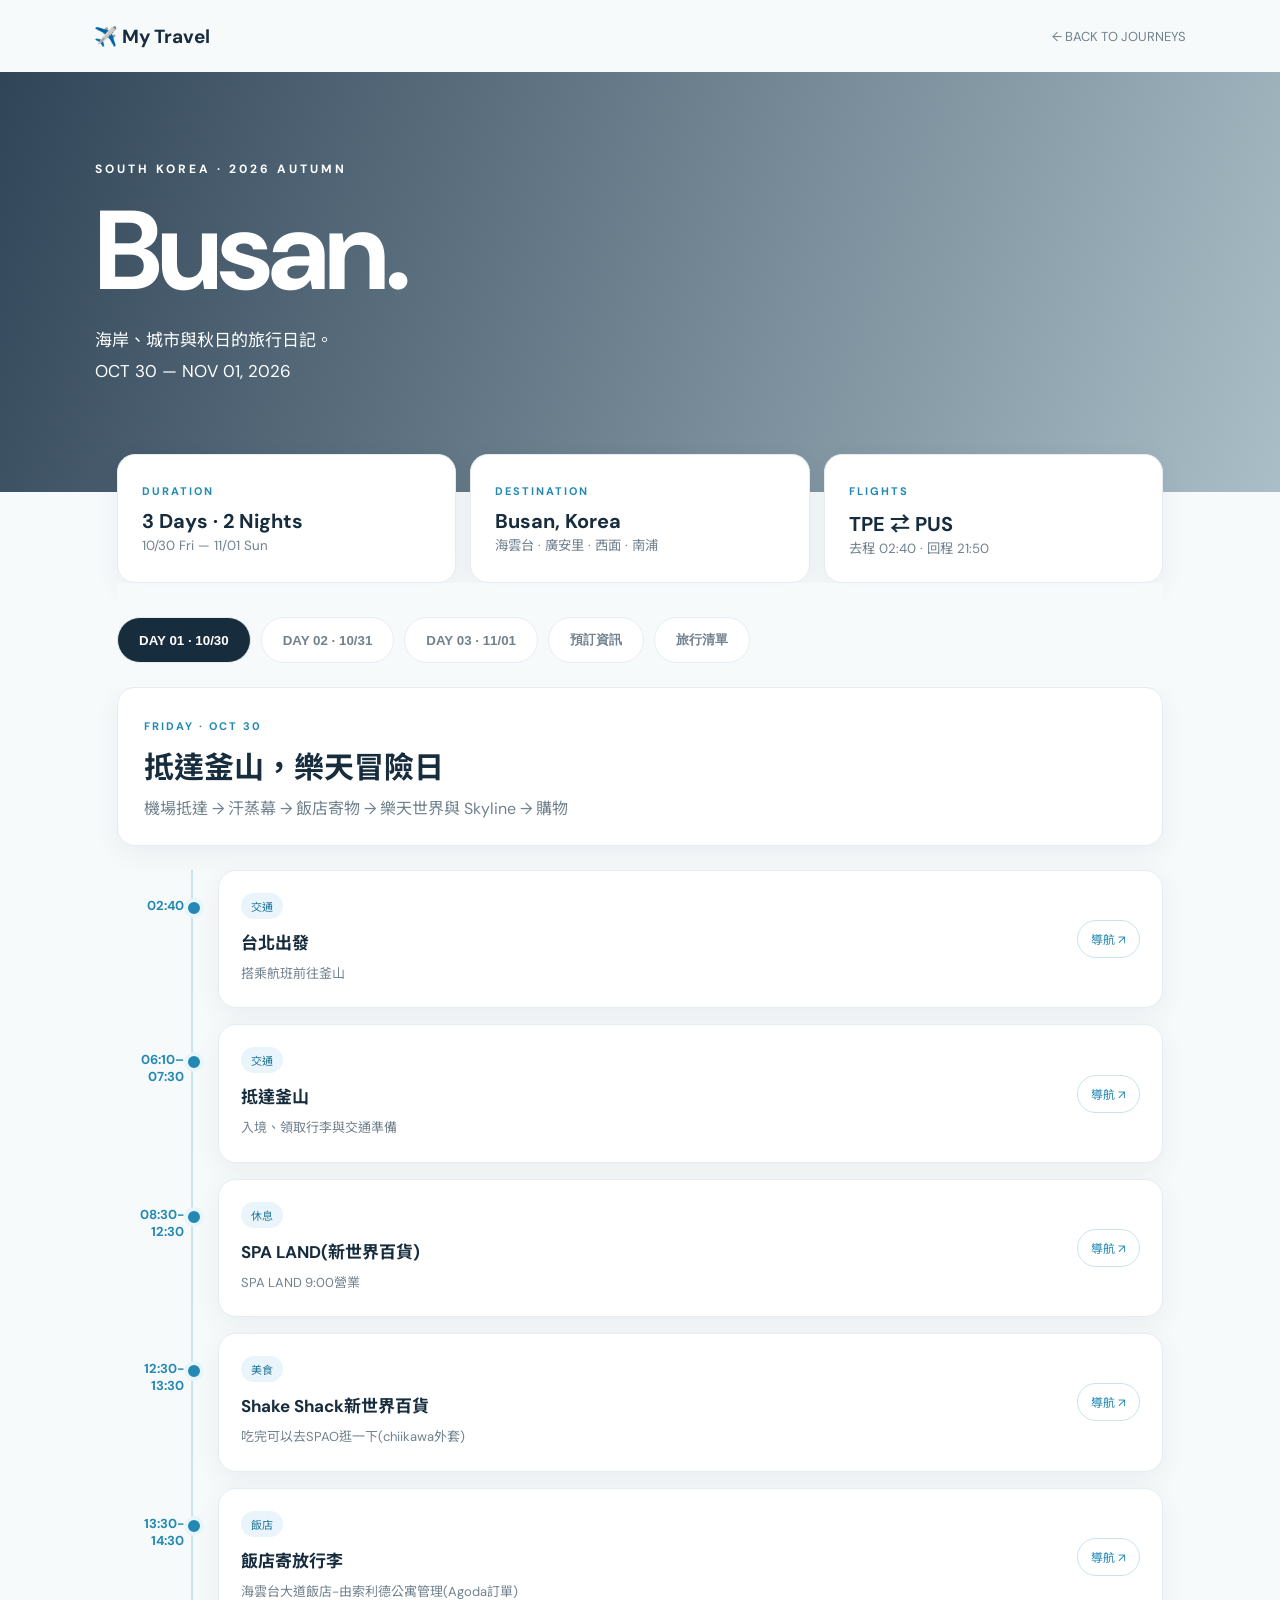
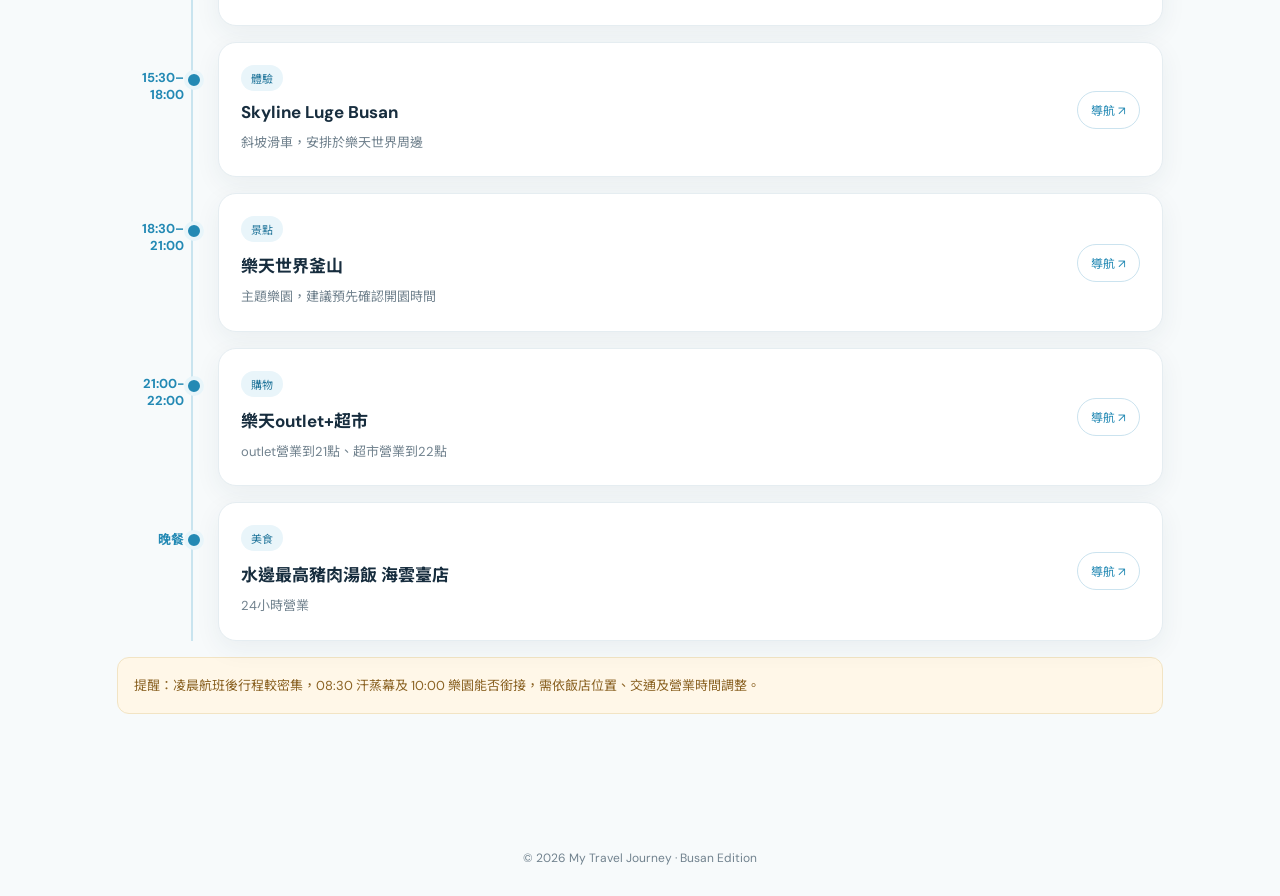
<file: busan/index.html>
<!doctype html>
<html lang="zh-Hant">
<head>
    <meta charset="utf-8">
    <meta name="viewport" content="width=device-width,initial-scale=1">
    <title>Busan 2026 | My Travel Journey</title>
    <link rel="preconnect" href="https://fonts.googleapis.com">
    <link rel="preconnect" href="https://fonts.gstatic.com" crossorigin>
    <link href="https://fonts.googleapis.com/css2?family=DM+Sans:wght@400;500;600;700&family=Noto+Sans+TC:wght@400;500;600;700&display=swap" rel="stylesheet">
    <style>
    :root{--ink:#172d3e;--muted:#71828e;--blue:#2389b4;--pale:#e9f5fa;--line:#e5edf1}*{box-sizing:border-box}body{margin:0;background:#f7fafb;color:var(--ink);font-family:'DM Sans','Noto Sans TC',sans-serif}a{color:inherit;text-decoration:none}.nav{height:72px;display:flex;align-items:center;justify-content:space-between;max-width:1140px;padding:0 24px;margin:auto}.brand{font-weight:700;font-size:19px}.nav a:last-child{font-size:13px;color:var(--muted)}.hero{position:relative;min-height:420px;background:linear-gradient(110deg,rgba(10,34,56,.84),rgba(9,64,91,.32)),url('https://images.unsplash.com/photo-1534274988757-a28bf1a57c17?w=1600&q=85') center/cover;display:flex;align-items:center;color:white}.hero-inner{width:min(1090px,calc(100% - 44px));margin:auto}.eyebrow{font-size:12px;letter-spacing:3px;font-weight:700}.hero h1{font-size:clamp(56px,9vw,112px);letter-spacing:-4px;line-height:1;margin:18px 0}.hero p{font-size:17px;line-height:1.8}.wrap{max-width:1090px;margin:auto;padding:38px 22px 90px}.summary{display:grid;grid-template-columns:repeat(3,1fr);gap:14px;margin-top:-76px;position:relative}.summary article,.panel,.event,.day-head{background:#fff;border:1px solid var(--line);border-radius:18px;box-shadow:0 8px 26px #193f5710}.summary article{padding:24px}.kicker{font-size:11px;letter-spacing:2px;font-weight:700;color:var(--blue)}.summary strong{display:block;font-size:20px;margin-top:8px}.summary small{color:var(--muted)}.tabs{display:flex;gap:10px;overflow:auto;padding:34px 0 24px;position:sticky;top:0;background:#f7fafbea;backdrop-filter:blur(12px);z-index:3}.tab{border:1px solid var(--line);border-radius:30px;background:#fff;padding:13px 21px;cursor:pointer;white-space:nowrap;color:var(--muted);font-weight:700}.tab.active{background:var(--ink);color:#fff}.section{display:none}.section.active{display:block}.day-head{padding:26px;margin-bottom:24px}.day-head h2{margin:8px 0;font-size:30px}.day-head p{color:var(--muted);margin:0}.timeline{border-left:2px solid #c9e4ef;margin-left:74px;padding-left:25px}.event{position:relative;margin-bottom:16px;padding:22px;display:grid;grid-template-columns:1fr auto;gap:12px}.event:before{content:'';position:absolute;width:12px;height:12px;background:var(--blue);border:4px solid #e8f5fa;border-radius:50%;left:-35px;top:27px}.time{position:absolute;left:-101px;top:26px;width:66px;text-align:right;font-size:13px;font-weight:700;color:var(--blue)}.event h3{font-size:17px;margin:0 0 8px}.event p{font-size:13px;color:var(--muted);line-height:1.8;margin:0}.tag{display:inline-block;background:var(--pale);color:#24779c;border-radius:20px;font-size:11px;padding:5px 10px;margin-bottom:10px}.map{align-self:center;border:1px solid #cbe3ef;border-radius:20px;color:var(--blue);font-size:12px;padding:9px 13px;white-space:nowrap}.panel{padding:26px;margin-bottom:18px}.panel h2{margin:0 0 18px}.check{display:flex;gap:12px;align-items:center;padding:13px 0;border-bottom:1px solid var(--line)}.check:last-child{border:0}.check input{accent-color:var(--blue);width:18px;height:18px}.check input:checked+span{text-decoration:line-through;color:#9ca9b0}.note{background:#fff7e8;border:1px solid #f2e4c4;border-radius:12px;padding:16px;color:#8b6324;font-size:13px;line-height:1.8;margin:16px 0}.foot{text-align:center;color:var(--muted);padding:30px;font-size:12px}@media(max-width:650px){.hero{min-height:360px}.hero h1{letter-spacing:-2px}.summary{grid-template-columns:1fr;margin-top:-44px;gap:9px}.summary article{padding:16px}.tabs{padding-top:24px}.day-head{padding:20px}.timeline{margin-left:59px;padding-left:17px}.time{left:-83px;width:53px;font-size:11px}.event{padding:17px;grid-template-columns:1fr}.event:before{left:-27px}.map{justify-self:start}}
    </style>
</head>
<body>
    <header class="nav">
        <a class="brand" href="../">✈️ My Travel</a>
        <a href="../">← BACK TO JOURNEYS</a>
    </header>
    <section class="hero">
        <div class="hero-inner">
            <div class="eyebrow">SOUTH KOREA · 2026 AUTUMN</div>
            <h1>Busan.</h1>
            <p>海岸、城市與秋日的旅行日記。<br>OCT 30 — NOV 01, 2026</p>
        </div>
    </section>
    <main class="wrap">
    <div class="summary">
        <article>
            <span class="kicker">DURATION</span>
            <strong>3 Days · 2 Nights</strong>
            <small>10/30 Fri — 11/01 Sun</small>
        </article>
        <article>
            <span class="kicker">DESTINATION</span>
            <strong>Busan, Korea</strong>
            <small>海雲台 · 廣安里 · 西面 · 南浦</small>
        </article>
        <article>
            <span class="kicker">FLIGHTS</span>
            <strong>TPE ⇄ PUS</strong>
            <small>去程 02:40 · 回程 21:50</small>
        </article>
    </div>
    <div class="tabs" role="tablist">
        <button class="tab active" data-tab="d1">DAY 01 · 10/30</button>
        <button class="tab" data-tab="d2">DAY 02 · 10/31</button>
        <button class="tab" data-tab="d3">DAY 03 · 11/01</button>
        <button class="tab" data-tab="booking">預訂資訊</button>
        <button class="tab" data-tab="checklist">旅行清單</button>
    </div>
    <section class="section active" id="d1">
        <div class="day-head">
            <span class="kicker">FRIDAY · OCT 30</span>
            <h2>抵達釜山，樂天冒險日</h2>
            <p>機場抵達 → 汗蒸幕 → 飯店寄物 → 樂天世界與 Skyline → 購物</p>
        </div>
        <div class="timeline" id="events1"></div>
        <div class="note">提醒：凌晨航班後行程較密集，08:30 汗蒸幕及 10:00 樂園能否銜接，需依飯店位置、交通及營業時間調整。</div>
    </section>
    <section class="section" id="d2">
        <div class="day-head">
            <span class="kicker">SATURDAY · OCT 31</span>
            <h2>沿海列車與城市夜景</h2>
            <p>妝髮 → 尾浦 → 青沙浦 → 天空膠囊 → 海雲台日落 → 廣安里</p>
        </div>
        <div class="timeline" id="events2"></div>
        <div class="note">天空膠囊已安排 16:00–16:30 青沙浦 → 尾浦。16:45 會合後前往荒嶺山的時間偏緊，17:20 抵達及 17:30 日落請視當日交通、實際日落時間調整；21:00 無人機表演也請出發前確認官方公告。</div>
    </section>
    <section class="section" id="d3">
        <div class="day-head">
            <span class="kicker">SUNDAY · NOV 01</span>
            <h2>最後的城市散步</h2>
            <p>西面寄物 → 北港 → 白淺灘文化村 → 富平市場 → 機場</p>
        </div>
        <div class="timeline" id="events3"></div>
        <div class="note">21:50 起飛，請預留交通、報到、安檢及退稅時間。18:00 解散後建議直接依機場交通狀況出發；若要辦理市區或機場退稅，提前確認所需文件及櫃檯時間。</div>
    </section>
    <section class="section" id="booking">
        <div class="panel">
            <span class="kicker">TRAVEL DETAILS</span>
            <h2>預訂與交通資訊</h2>
            <div class="check">✈️ 去程：10/30 02:40 台北 → 06:10 釜山</div>
            <div class="check">✈️ 回程：11/01 21:50 釜山 → 台北</div>
            <div class="check">🚡 天空膠囊：10/31 16:00–16:30，青沙浦站 → 尾浦站</div>
            <div class="check">🚆 海岸列車：10/31 尾浦 → 松亭 → 青沙浦（班次待確認）</div>
            <div class="check">🏨 飯店：海雲台大道飯店-由索利德公寓管理(Agoda訂單)</div>
            <div class="check">🎫 樂天世界、Skyline、汗蒸幕、海岸列車(釜山pass)</div>
        </div>
    </section>
    <section class="section" id="checklist">
        <div class="panel">
            <span class="kicker">BEFORE YOU GO</span>
            <h2>旅行清單</h2>
            <div id="checks"></div>
        </div>
    </section>
    </main>
    <footer class="foot">© 2026 My Travel Journey · Busan Edition</footer>
    <script>
    const days=[
        [
            ['02:40','台北出發','搭乘航班前往釜山','交通','桃園國際機場'],
            ['06:10–07:30','抵達釜山','入境、領取行李與交通準備','交通','金海國際機場'],
            ['08:30-12:30','SPA LAND(新世界百貨)','SPA LAND 9:00營業','休息','Spa Land Centum City'],
            ['12:30-13:30','Shake Shack新世界百貨','吃完可以去SPAO逛一下(chiikawa外套)','美食','Shake Shack Centum店'],
            ['13:30-14:30','飯店寄放行李','海雲台大道飯店-由索利德公寓管理(Agoda訂單)','飯店','Raviens haeundae Avenue, Busan'],
            ['15:30–18:00','Skyline Luge Busan','斜坡滑車，安排於樂天世界周邊','體驗','Skyline Luge Busan'],
            ['18:30–21:00','樂天世界釜山','主題樂園，建議預先確認開園時間','景點','Lotte World Adventure Busan'],
            ['21:00-22:00','樂天outlet+超市','outlet營業到21點、超市營業到22點','購物','Lotte Premium Outlets Dongbusan'],
            ['晚餐','水邊最高豬肉湯飯 海雲臺店','24小時營業','美食','水邊最高豬肉湯飯 海雲臺店']
        ],
        [
            ['08:30-09:30','早餐','早餐','美食',null],
            ['10:00-12:00','Noir Hair 廣岸海灘分店','預約妝髮2小時(kkday訂單)','妝髮','Noir Hair Gwangalli Beach 누아르헤어 광안비치점'],
            ['12:00-13:00','Olive Young','靠近尾浦站走路6分鐘','購物','OLIVE YOUNG Haeundae Lcity'],
            ['13:10-13:30','海岸列車：尾浦 → 青沙浦','需先持pass到車站換票','交通','Haeundae Blueline Park Mipo Station'],
            ['14:00-15:00','青沙浦用餐散步','午餐／下午茶','美食','Cheongsapo Busan'],
            ['彈性','青沙浦踏石展望台','拍照','景點','靑沙浦 踏石展望臺'],
            ['彈性','海岸列車：青沙浦 → 松亭','視班次與當日安排決定是否延伸','交通','Haeundae Blueline Park - Cheongsapo Station'],
            ['彈性','海岸列車：松亭 → 青沙浦','確認搭乘班次及車票','交通','海雲台藍線公園 松亭站'],
            ['16:00–16:30','天空膠囊列車','已預約：青沙浦 → 尾浦(憑證在line)','交通','Cheongsapo Sky Capsule'],
            ['16:45','集合','依約定地點會合','集合','Mipo Station Busan'],
            ['17:30','海雲台','觀景與日落','景點',null],
            ['19:00','廣安里無人機表演','觀賞無人機','活動','Gwangalli Beach'],
            ['19:30-21:00','고하순 광안직영점','晚餐燒烤','美食','고하순 광안직영점'],
            ['21:00','廣安里無人機表演','觀賞無人機','活動','Gwangalli Beach']
        ],
        [
            ['上午','西面站寄放行李','搭地鐵綠線前往西面；確認置物櫃','交通','Seomyeon Station Busan'],
            ['10:00','北港親水公園','海港散步與拍照','景點','Busan North Port Waterfront Park'],
            ['12:00','西面早午餐','店家待選；注意往返交通時間','美食','Seomyeon Busan'],
            ['13:30','叫車前往白淺灘文化村','沿海街道與藝術聚落','交通','Huinnyeoul Culture Village'],
            ['15:30','叫車前往富平罐頭市場＋SPAO','採買棉被與伴手禮','購物','Bupyeong Kkangtong Market'],
            ['16:30','晚餐','依當日購物進度安排','美食','Bupyeong Kkangtong Market'],
            ['18:00','解散、前往機場','預留交通、報到及退稅時間','交通','Gimhae International Airport'],
            ['21:50','釜山起飛返回台北','回程航班','交通','Gimhae International Airport']]
    ];
    for(let i=0;i<3;i++){
        document.getElementById('events'+(i+1)).innerHTML=days[i].map(([time,title,desc,tag,place])=>`<article class="event"><span class="time">${time}</span><div><span class="tag">${tag}</span><h3>${title}</h3><p>${desc}</p></div>${place?`<a class="map" href="https://www.google.com/maps/search/?api=1&query=${encodeURIComponent(place)}" target="_blank" rel="noopener noreferrer">導航 ↗</a>`:''}</article>`).join('')
    };
    document.querySelectorAll('.tab').forEach(
        btn=>btn.onclick=()=>{
            document.querySelectorAll('.tab,.section').forEach(el=>el.classList.remove('active'));
            btn.classList.add('active');
            document.getElementById(btn.dataset.tab).classList.add('active')
        }
    );
    const items=[
        '護照、機票與住宿確認',
        '天空膠囊預約憑證',
        '旅遊保險與緊急聯絡資訊',
        '網路 SIM／eSIM',
        '韓元現金、信用卡',
        '行動電源、充電線、轉接頭',
        '舒適鞋子與秋季外套',
        '確認樂園、滑車與汗蒸幕營業時間',
        '確認無人機表演與日落時間',
        '確認機場退稅流程'
    ];
    document.getElementById('checks').innerHTML=items.map((x,i)=>`<label class="check"><input type="checkbox" data-i="${i}" ${localStorage.getItem('busan-check-'+i)==='1'?'checked':''}><span>${x}</span></label>`).join('');
    document.querySelectorAll('[data-i]').forEach(
        x=>x.onchange=()=>localStorage.setItem('busan-check-'+x.dataset.i,x.checked?'1':'0')
    );
    </script>
</body>
</html>
</file>
